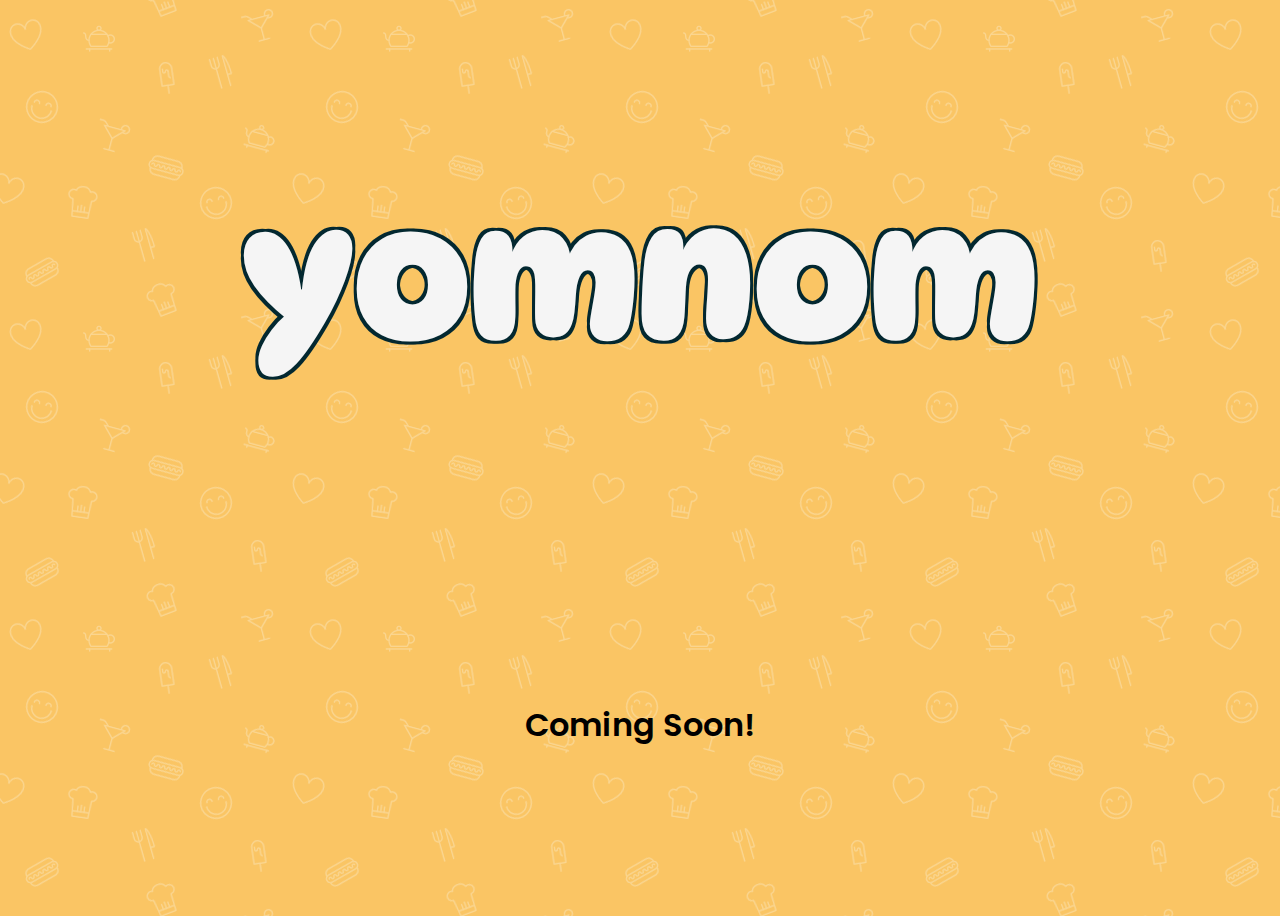
<file: index.html>
<html>
  <head>
    <link rel="preconnect" href="https://fonts.googleapis.com">
    <link rel="preconnect" href="https://fonts.gstatic.com" crossorigin>
    <link href="https://fonts.googleapis.com/css2?family=DynaPuff:wght@400..700&family=Poppins:wght@600;700;800&display=swap" rel="stylesheet">
    <!-- Chrome, Firefox OS and Opera -->
    <meta name="theme-color" content="#fac564">
    <!-- Windows Phone -->
    <meta name="msapplication-navbutton-color" content="#fac564">
    <!-- iOS Safari -->
    <meta name="apple-mobile-web-app-status-bar-style" content="#fac564">
    <style>
      .logo {
          font-family: "DynaPuff", serif;
          font-optical-sizing: auto;
          font-weight: 800;
          font-style: normal;
          font-weight: 700;
          font-style: normal;
          font-size: 180px;
          color: whitesmoke;
          text-shadow: 
            -3px -3px 0 #032830, /* Top-left shadow */
            3px -3px 0 #032830,  /* Top-right shadow */
            -3px 3px 0 #032830,  /* Bottom-left shadow */
            3px 3px 0 #032830;   /* Bottom-right shadow */
        }

        .content {
          display: grid; 
          place-items: center; 
          height: 100vh; 
          /* background-color: #9EEAF9; */
        }

      body {
        /* background: #9EEAF9; */
        background: url('/assets/background.webp');
        font-family: "Poppins", serif;
        font-weight: 600;
        font-style: normal;
        font-size: 32px;
      }
    </style>
  </head>
  <body>
    <section class="content">
      <div class="logo">
        yomnom
        
      </div>
      Coming Soon!
    </section>
    
  </body>
  
</html>
</file>
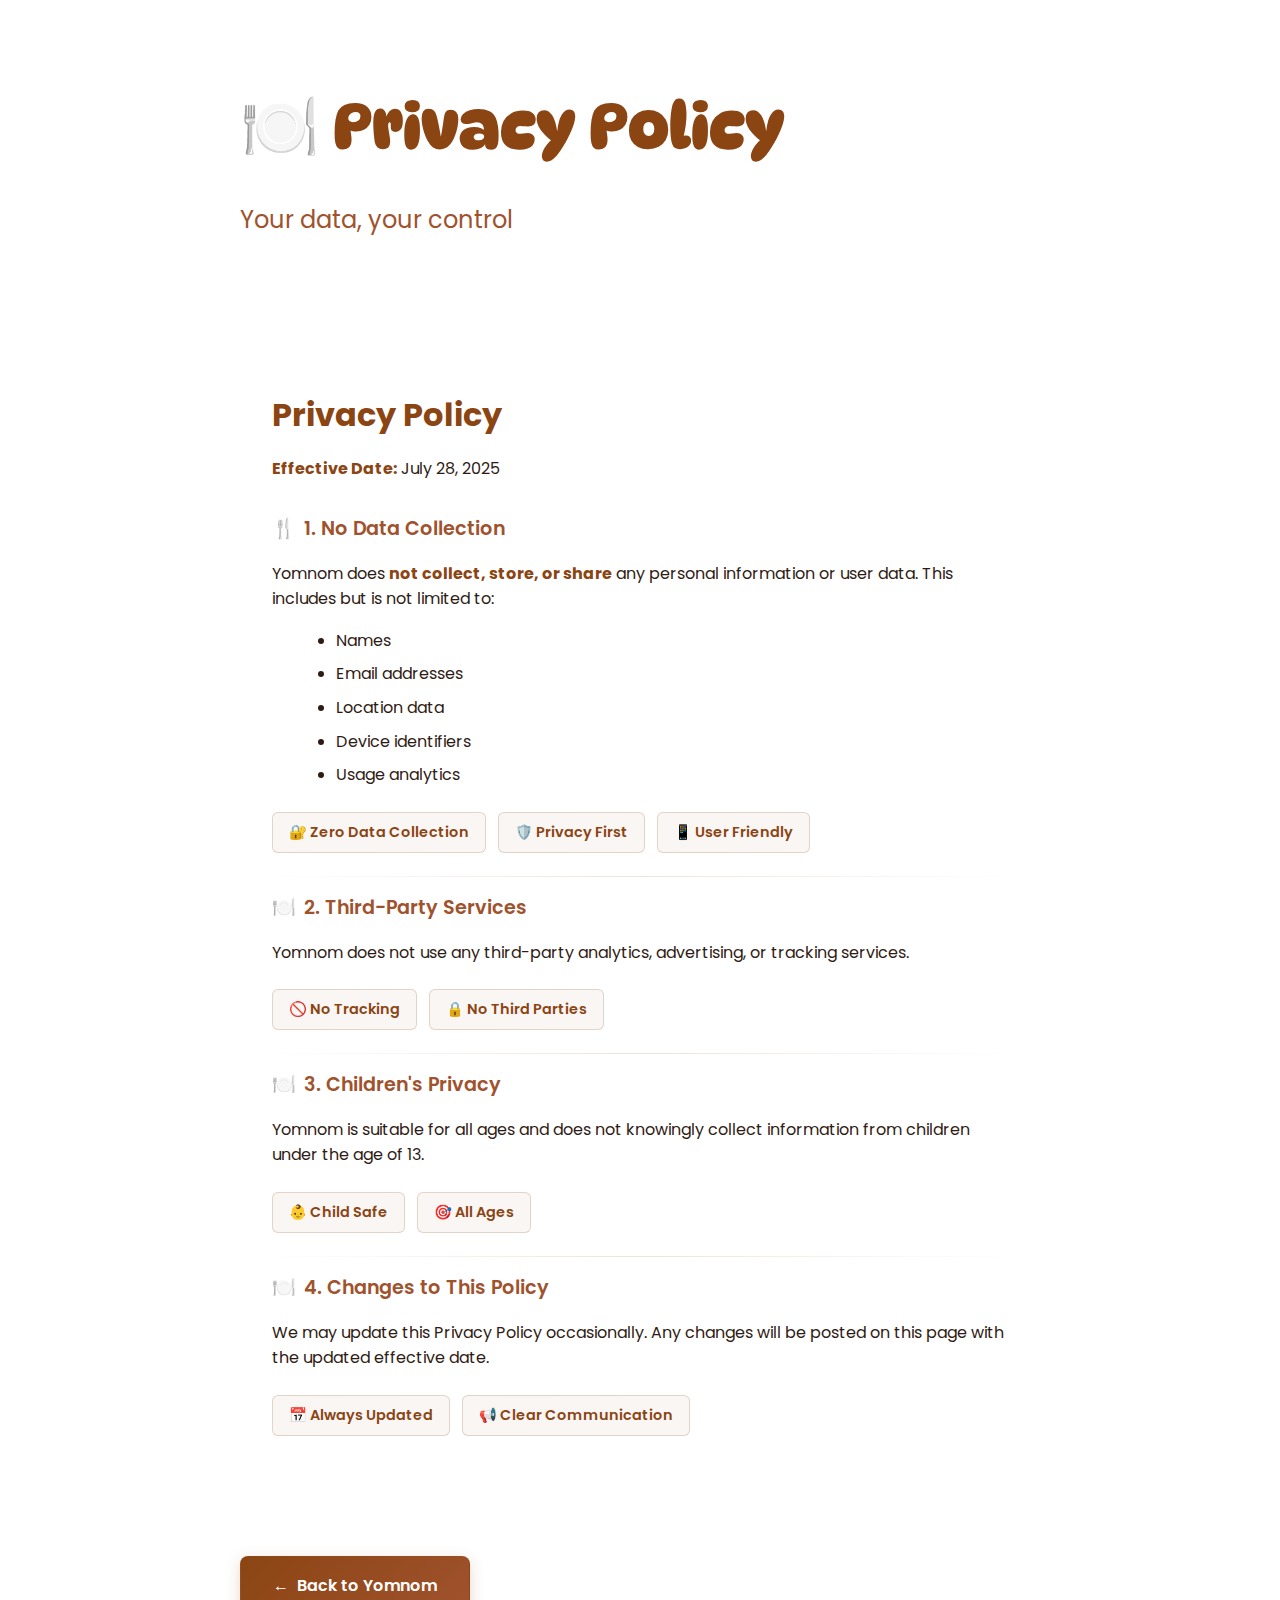
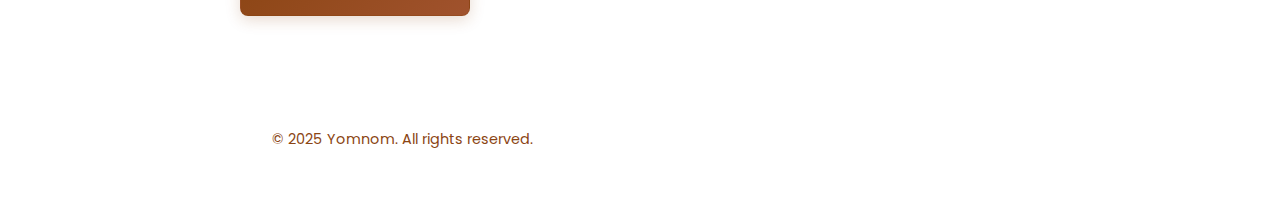
<file: privacy.html>
<!DOCTYPE html>
<html lang="en">

<head>
  <meta charset="UTF-8" />
  <meta name="viewport" content="width=device-width, initial-scale=1.0" />
  <title>Privacy Policy – Yomnom</title>
  <link rel="icon" type="image/png" href="/assets/favicon.png">
  <link rel="preconnect" href="https://fonts.googleapis.com">
  <link rel="preconnect" href="https://fonts.gstatic.com" crossorigin>
  <link
    href="https://fonts.googleapis.com/css2?family=DynaPuff:wght@400..700&family=Orbitron:wght@400;700;900&family=Poppins:wght@300;400;600;700;800;900&display=swap"
    rel="stylesheet">
  <!-- Chrome, Firefox OS and Opera -->
  <meta name="theme-color" content="#b59cdf">
  <!-- Windows Phone -->
  <meta name="msapplication-navbutton-color" content="#b59cdf">
  <!-- iOS Safari -->
  <meta name="apple-mobile-web-app-status-bar-style" content="#b59cdf">
  <style>
    body {
      font-family: "Poppins", sans-serif;
      background: #ffffff;
      min-height: 100vh;
      margin: 0;
      padding: 0;
      color: #2F1B14;
      line-height: 1.6;
    }

    .privacy-container {
      max-width: 800px;
      margin: 0 auto;
      padding: 2rem;
      position: relative;
      z-index: 10;
    }

    .privacy-header {
      margin-bottom: 3rem;
      padding-bottom: 1rem;
    }

    .privacy-title {
      font-family: "DynaPuff", cursive;
      font-weight: 800;
      font-size: clamp(2rem, 6vw, 4rem);
      color: #8B4513;
      margin-bottom: 0.5rem;
    }

    .privacy-subtitle {
      font-size: clamp(1rem, 3vw, 1.5rem);
      color: #A0522D;
      font-weight: 400;
    }

    .privacy-content {
      padding: 3rem 2rem;
      margin-bottom: 2rem;
    }

    .privacy-content>div {
      position: relative;
      margin-bottom: 2rem;
    }

    .privacy-content>div:not(:last-child)::after {
      content: '';
      position: absolute;
      bottom: -1rem;
      left: 0;
      right: 0;
      height: 1px;
      background: linear-gradient(90deg, transparent, rgba(139, 69, 19, 0.15), transparent);
    }

    h1 {
      font-size: 2rem;
      margin-bottom: 1rem;
      color: #8B4513;
      font-weight: 700;
    }

    h2 {
      font-size: 1.2rem;
      margin-top: 2rem;
      color: #A0522D;
      font-weight: 600;
      display: flex;
      align-items: center;
      gap: 0.5rem;
      padding-left: 0;
    }

    h2::before {
      content: "🍽️";
      font-size: 1.2rem;
    }

    h2:nth-child(2)::before {
      content: "🍕";
    }

    h2:nth-child(3)::before {
      content: "🍴";
    }

    h2:nth-child(4)::before {
      content: "👶";
    }

    h2:nth-child(5)::before {
      content: "📋";
    }

    p {
      margin-bottom: 1rem;
      color: #2F1B14;
      font-weight: 400;
    }

    ul {
      margin-left: 1.5rem;
      margin-bottom: 1rem;
    }

    li {
      margin-bottom: 0.5rem;
      color: #2F1B14;
      font-weight: 400;
    }

    strong {
      color: #8B4513;
      font-weight: 700;
    }

    .footer {
      margin-top: 3rem;
      font-size: 0.9rem;
      color: #8B4513;
      text-align: left;
      padding: 2rem;
    }

    .back-button {
      display: inline-flex;
      align-items: center;
      gap: 0.5rem;
      padding: 1rem 2rem;
      background: linear-gradient(135deg, #8B4513, #A0522D);
      border: 1px solid rgba(139, 69, 19, 0.3);
      border-radius: 8px;
      color: white;
      font-weight: 600;
      font-size: 1rem;
      cursor: pointer;
      transition: all 0.3s ease;
      text-decoration: none;
      box-shadow: 0 4px 15px rgba(139, 69, 19, 0.2);
      margin-bottom: 2rem;
    }

    .back-button:hover {
      transform: translateY(-2px);
      box-shadow: 0 10px 30px rgba(139, 69, 19, 0.6);
    }

    .trust-badge {
      display: inline-block;
      padding: 0.5rem 1rem;
      margin: 0.5rem 0.5rem 0.5rem 0;
      font-size: 0.9rem;
      color: #8B4513;
      font-weight: 600;
      border: 1px solid rgba(139, 69, 19, 0.2);
      border-radius: 6px;
      background: linear-gradient(135deg, rgba(139, 69, 19, 0.05), rgba(160, 82, 45, 0.05));
    }

    @media (max-width: 768px) {
      .privacy-container {
        padding: 1rem;
      }

      .privacy-content {
        padding: 2rem 1.5rem;
      }
    }

    /* Dark mode styles for privacy page */
    .dark-mode {
      --bg-primary: #0a0a0a;
      --bg-secondary: #1a1a1a;
      --text-primary: #ffffff;
      --text-secondary: #cccccc;
      --accent-primary: #ff6b6b;
      --accent-secondary: #4ecdc4;
      --border-color: rgba(255, 255, 255, 0.1);
    }

    .dark-mode body {
      background: #1a1a1a;
      color: var(--text-primary);
    }

    .dark-mode .privacy-title {
      color: var(--accent-primary);
    }

    .dark-mode .privacy-subtitle {
      color: var(--text-secondary);
    }

    .dark-mode h1 {
      color: var(--accent-primary);
    }

    .dark-mode h2 {
      color: var(--accent-secondary);
    }

    .dark-mode p,
    .dark-mode li {
      color: var(--text-secondary);
    }

    .dark-mode strong {
      color: var(--accent-primary);
    }

    .dark-mode .back-button {
      background: linear-gradient(135deg, var(--accent-primary), #ff4757);
      border: 1px solid var(--border-color);
      box-shadow: 0 4px 15px rgba(255, 107, 107, 0.3);
    }

    .dark-mode .back-button:hover {
      box-shadow: 0 10px 30px rgba(255, 107, 107, 0.6);
    }

    .dark-mode .trust-badge {
      color: var(--accent-primary);
      border: 1px solid var(--border-color);
      background: linear-gradient(135deg, rgba(255, 107, 107, 0.1), rgba(78, 205, 196, 0.1));
    }

    .dark-mode .footer {
      color: var(--text-secondary);
    }
  </style>

  <!-- Dark mode script -->
  <script>
    // Check for saved dark mode preference or default to light mode
    if (localStorage.getItem('darkMode') === 'true' ||
      (!localStorage.getItem('darkMode') && window.matchMedia('(prefers-color-scheme: dark)').matches)) {
      document.documentElement.classList.add('dark-mode');
    }

    // Listen for system preference changes
    function handleSystemPreferenceChange(e) {
      // Only auto-switch if user hasn't manually set a preference
      if (localStorage.getItem('darkMode') === null) {
        const shouldBeDark = e.matches;
        const isCurrentlyDark = document.documentElement.classList.contains('dark-mode');

        if (shouldBeDark !== isCurrentlyDark) {
          if (shouldBeDark) {
            document.documentElement.classList.add('dark-mode');
          } else {
            document.documentElement.classList.remove('dark-mode');
          }
        }
      }
    }

    // Set up system preference listener
    const mediaQuery = window.matchMedia('(prefers-color-scheme: dark)');
    mediaQuery.addEventListener('change', handleSystemPreferenceChange);
  </script>
</head>

<body>
  <div class="privacy-container">
    <div class="privacy-header">
      <h1 class="privacy-title">🍽️ Privacy Policy</h1>
      <p class="privacy-subtitle">Your data, your control</p>
    </div>

    <div class="privacy-content">
      <h1>Privacy Policy</h1>
      <p><strong>Effective Date:</strong> July 28, 2025</p>

      <h2>1. No Data Collection</h2>
      <p>
        Yomnom does <strong>not collect, store, or share</strong> any personal information or user data. This includes
        but
        is not limited to:
      </p>
      <ul>
        <li>Names</li>
        <li>Email addresses</li>
        <li>Location data</li>
        <li>Device identifiers</li>
        <li>Usage analytics</li>
      </ul>
      <div>
        <span class="trust-badge">🔐 Zero Data Collection</span>
        <span class="trust-badge">🛡️ Privacy First</span>
        <span class="trust-badge">📱 User Friendly</span>
      </div>

      <h2>2. Third-Party Services</h2>
      <p>
        Yomnom does not use any third-party analytics, advertising, or tracking services.
      </p>
      <div>
        <span class="trust-badge">🚫 No Tracking</span>
        <span class="trust-badge">🔒 No Third Parties</span>
      </div>

      <h2>3. Children's Privacy</h2>
      <p>
        Yomnom is suitable for all ages and does not knowingly collect information from children under the age of 13.
      </p>
      <div>
        <span class="trust-badge">👶 Child Safe</span>
        <span class="trust-badge">🎯 All Ages</span>
      </div>

      <h2>4. Changes to This Policy</h2>
      <p>
        We may update this Privacy Policy occasionally. Any changes will be posted on this page with the updated
        effective
        date.
      </p>
      <div>
        <span class="trust-badge">📅 Always Updated</span>
        <span class="trust-badge">📢 Clear Communication</span>
      </div>
    </div>

    <div>
      <a href="index.html" class="back-button">
        <span>←</span>
        Back to Yomnom
      </a>
    </div>

    <div class="footer">
      &copy; 2025 Yomnom. All rights reserved.
    </div>
  </div>
</body>

</html>
</file>
